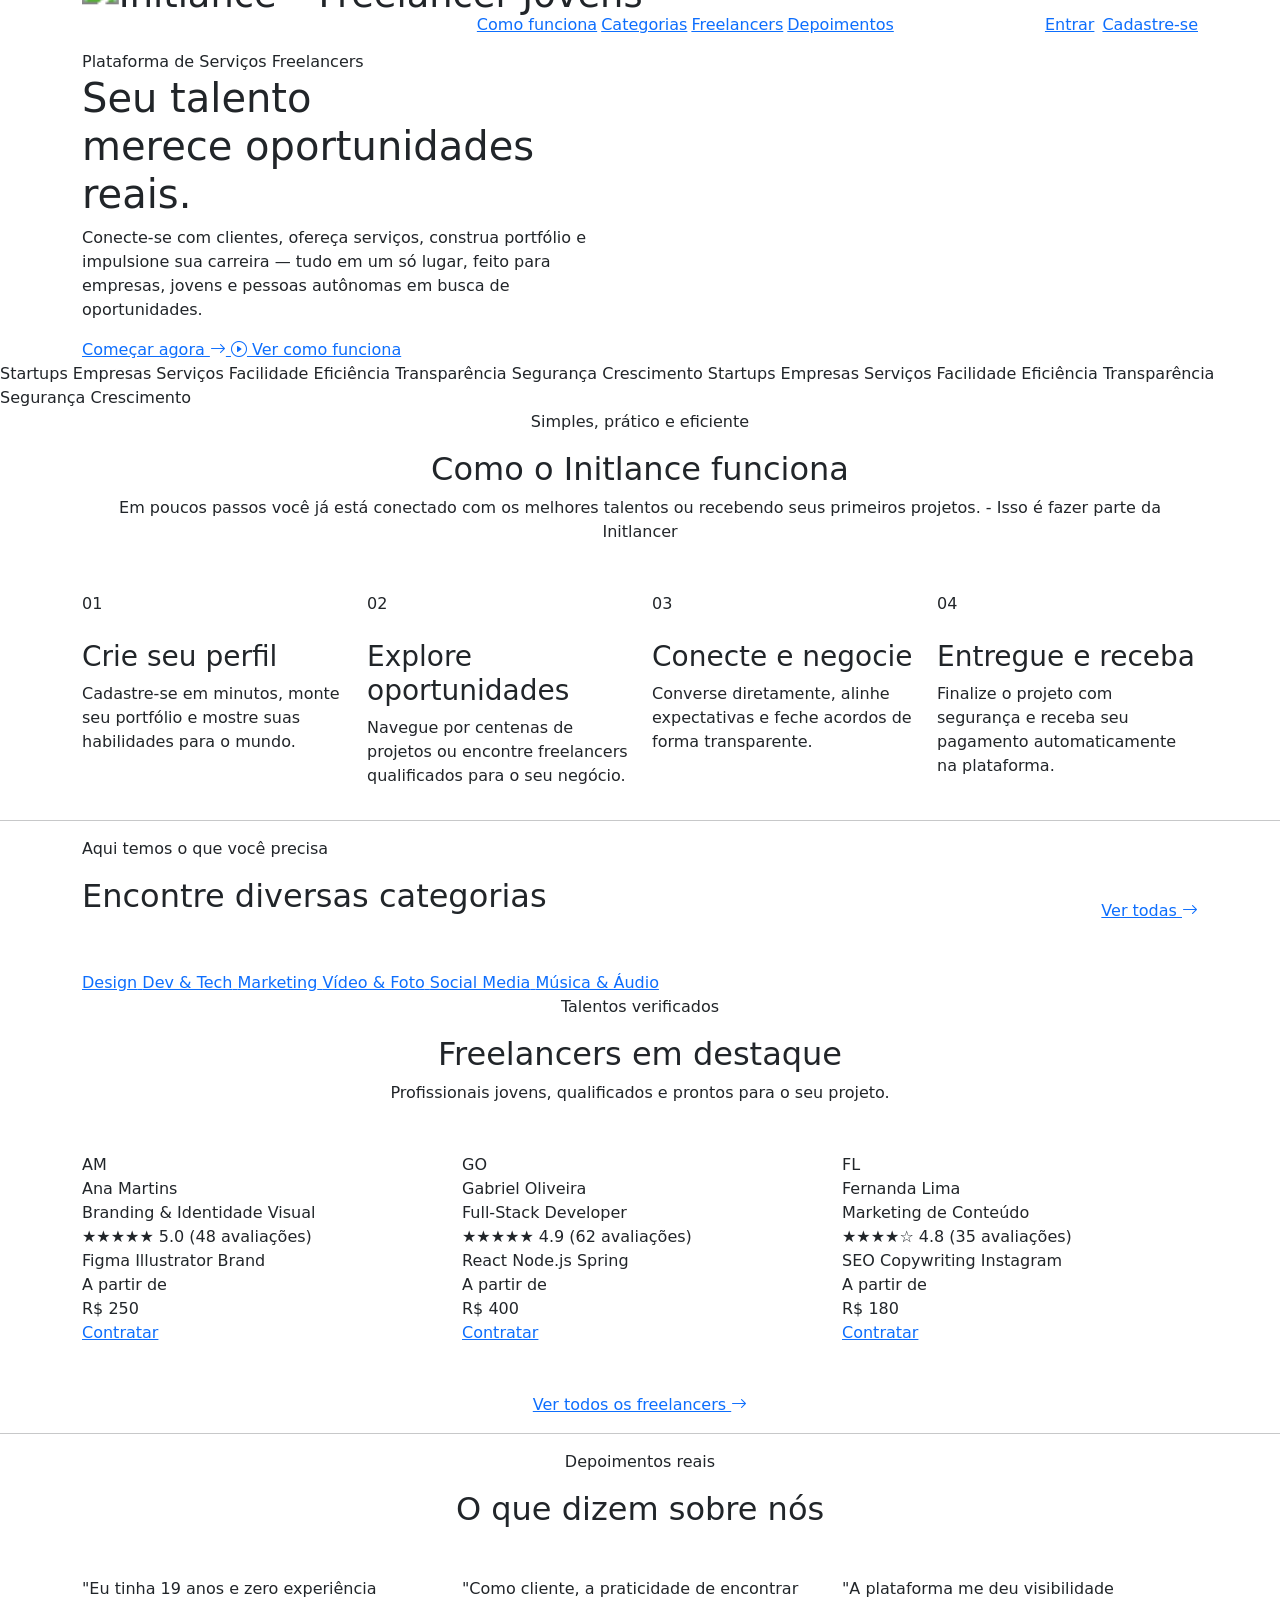
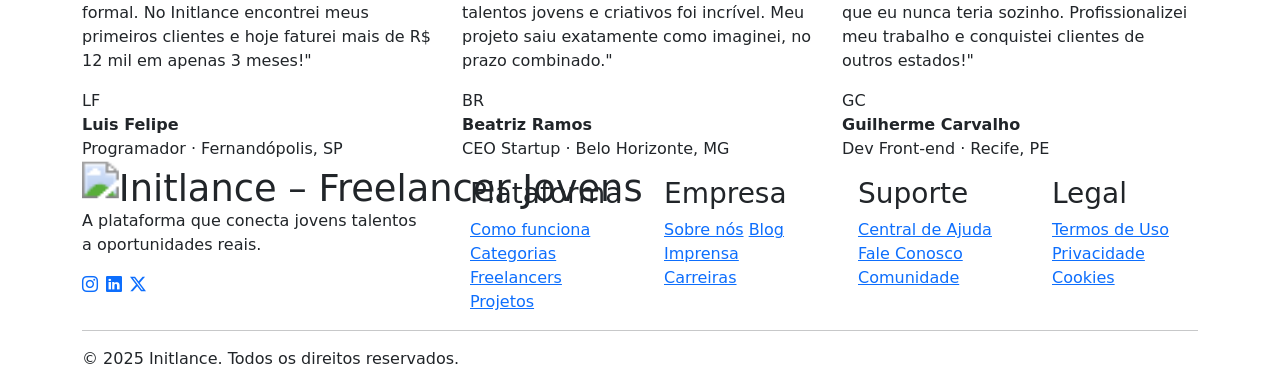
<file: src/main/resources/templates/index.html>
<!DOCTYPE html>
<html lang="pt-BR">

<head>
    <meta charset="UTF-8" />
    <meta name="viewport" content="width=device-width, initial-scale=1.0" />
    <meta name="description"
        content="Initlance — A plataforma de freelancers jovens. Conecte talentos, conquiste projetos e construa sua carreira." />
    <title>Initlance - home</title>

    <link href="https://cdn.jsdelivr.net/npm/bootstrap@5.3.2/dist/css/bootstrap.min.css" rel="stylesheet" />

    <link
        href="https://fonts.googleapis.com/css2?family=Syne:wght@400;600;700;800&family=DM+Sans:ital,opsz,wght@0,9..40,300;0,9..40,400;0,9..40,500;1,9..40,300&display=swap"
        rel="stylesheet" />

    <link rel="stylesheet" href="https://cdn.jsdelivr.net/npm/bootstrap-icons@1.11.3/font/bootstrap-icons.min.css" />

    <link rel="stylesheet" th:href="@{/CSS/base/variables.css}" />
    <link rel="stylesheet" th:href="@{/CSS/base/reset.css}" />
    <link rel="stylesheet" th:href="@{/CSS/base/typography.css}" />
    <link rel="stylesheet" th:href="@{/CSS/base/animations.css}" />
    <link rel="stylesheet" th:href="@{/CSS/components/blobs.css}" />
    <link rel="stylesheet" th:href="@{/CSS/components/navbar.css}" />
    <link rel="stylesheet" th:href="@{/CSS/components/buttons.css}" />
    <link rel="stylesheet" th:href="@{/CSS/components/cards.css}" />
    <link rel="stylesheet" th:href="@{/CSS/components/footer.css}" />
    <link rel="stylesheet" th:href="@{/CSS/pages/home.css}" />


    <link rel="icon" type="image/png" th:href="@{/IMG/favicon-16x16.png}" />
</head>

<body>


    <header>
        <nav class="navbar-initlance" aria-label="Navegação principal">
            <div class="container">
                <div class="d-flex align-items-center justify-content-between flex-wrap gap-3">

                    <a class="navbar-brand d-flex align-items-center" href="#" aria-label="Initlance – Página inicial">
                        <img th:src="@{/IMG/logoInitlanceSemfundo.png}" alt="Initlance – Freelancer Jovens"
                            style="height: 50px; width: auto; transform: scale(2.3); transform-origin: left center;" />
                    </a>

                    <nav class="d-none d-lg-flex align-items-center gap-1" aria-label="Links de navegação">
                        <a class="nav-link-custom" href="#como-funciona">Como funciona</a>
                        <a class="nav-link-custom" href="#categorias">Categorias</a>
                        <a class="nav-link-custom" href="#freelancers">Freelancers</a>
                        <a class="nav-link-custom" href="#depoimentos">Depoimentos</a>
                    </nav>

                    <div class="d-flex align-items-center gap-2">
                        <a th:href="@{/login/sing-up}" href="/login/sing-up"
                            class="btn-nav-entrar d-none d-sm-inline-flex">Entrar</a>
                        <a th:href="@{/login/cadastrar-como}" href="/login/cadastrar-como"
                            class="btn-nav-cadastro">Cadastre-se</a>
                    </div>

                </div>
            </div>
        </nav>
    </header>

    <main>


        <section class="hero" aria-labelledby="hero-heading">
            <div class="blob blob-1" aria-hidden="true"></div>
            <div class="blob blob-2" aria-hidden="true"></div>
            <div class="blob blob-3" aria-hidden="true"></div>

            <div class="container position-relative z-1">
                <div class="row align-items-center gy-1">

                    <!-- Texto -->
                    <div class="col-lg-6">
                        <div class="hero-badge" role="status">
                            <span class="dot" aria-hidden="true"></span>
                            Plataforma de Serviços Freelancers
                        </div>

                        <h1 class="hero-title" id="hero-heading">
                            Seu talento<br />
                            merece <span class="highlight">oportunidades</span><br />
                            reais.
                        </h1>

                        <p class="hero-subtitle">
                            Conecte-se com clientes, ofereça serviços, construa portfólio
                            e impulsione sua carreira — tudo em um só lugar, feito para empresas, jovens e pessoas
                            autônomas em busca de oportunidades.
                        </p>

                        <div class="hero-cta-group">
                            <a th:href="@{/login/entrar-como}" href="/login/entrar-como" class="btn-primary-grad">
                                Começar agora <i class="bi bi-arrow-right" aria-hidden="true"></i>
                            </a>
                            <a href="#como-funciona" class="btn-outline-grad">
                                <i class="bi bi-play-circle" aria-hidden="true"></i>
                                Ver como funciona
                            </a>
                        </div>

                    </div>

                </div>
        </section>

        <div class="logos-strip" aria-label="Empresas parceiras">
            <div class="logos-track" aria-hidden="true">
                <span class="logo-item">Startups</span>
                <span class="logo-item">Empresas</span>
                <span class="logo-item">Serviços</span>
                <span class="logo-item">Facilidade</span>
                <span class="logo-item">Eficiência</span>
                <span class="logo-item">Transparência</span>
                <span class="logo-item">Segurança</span>
                <span class="logo-item">Crescimento</span>
                <span class="logo-item">Startups</span>
                <span class="logo-item">Empresas</span>
                <span class="logo-item">Serviços</span>
                <span class="logo-item">Facilidade</span>
                <span class="logo-item">Eficiência</span>
                <span class="logo-item">Transparência</span>
                <span class="logo-item">Segurança</span>
                <span class="logo-item">Crescimento</span>

            </div>
        </div>


        <section class="how-section" id="como-funciona" aria-labelledby="how-heading">
            <div class="container">

                <div class="text-center mb-5">
                    <p class="section-label">Simples, prático e eficiente</p>
                    <h2 class="section-title" id="how-heading">
                        Como o Initlance <span class="clr-purple">funciona</span>
                    </h2>
                    <p class="section-subtitle mx-auto text-center">
                        Em poucos passos você já está conectado com os melhores talentos ou recebendo seus primeiros
                        projetos. - Isso é fazer parte da Initlancer
                    </p>
                </div>

                <div class="row g-4">
                    <div class="col-md-6 col-lg-3">
                        <article class="step-card">
                            <div class="step-number">01</div>
                            <div class="step-icon"><i class="bi bi-person-plus-fill text-white" aria-hidden="true"></i>
                            </div>
                            <h3 class="step-title">Crie seu perfil</h3>
                            <p class="step-desc">Cadastre-se em minutos, monte seu portfólio e mostre suas habilidades
                                para o mundo.</p>
                        </article>
                    </div>
                    <div class="col-md-6 col-lg-3">
                        <article class="step-card">
                            <div class="step-number">02</div>
                            <div class="step-icon"><i class="bi bi-search text-white" aria-hidden="true"></i></div>
                            <h3 class="step-title">Explore oportunidades</h3>
                            <p class="step-desc">Navegue por centenas de projetos ou encontre freelancers qualificados
                                para o seu negócio.</p>
                        </article>
                    </div>
                    <div class="col-md-6 col-lg-3">
                        <article class="step-card">
                            <div class="step-number">03</div>
                            <div class="step-icon"><i class="bi bi-chat-dots-fill text-white" aria-hidden="true"></i>
                            </div>
                            <h3 class="step-title">Conecte e negocie</h3>
                            <p class="step-desc">Converse diretamente, alinhe expectativas e feche acordos de forma
                                transparente.</p>
                        </article>
                    </div>
                    <div class="col-md-6 col-lg-3">
                        <article class="step-card">
                            <div class="step-number">04</div>
                            <div class="step-icon"><i class="bi bi-currency-dollar text-white" aria-hidden="true"></i>
                            </div>
                            <h3 class="step-title">Entregue e receba</h3>
                            <p class="step-desc">Finalize o projeto com segurança e receba seu pagamento automaticamente
                                na plataforma.</p>
                        </article>
                    </div>
                </div>

            </div>
        </section>

        <hr class="divider-grad" aria-hidden="true" />


        <section class="categories-section" id="categorias" aria-labelledby="cat-heading">
            <div class="container">

                <div class="d-flex flex-wrap align-items-end justify-content-between gap-3 mb-5">
                    <div>
                        <p class="section-label">Aqui temos o que você precisa</p>
                        <h2 class="section-title" id="cat-heading">Encontre diversas <span
                                class="clr-purple">categorias</span>
                        </h2>
                    </div>
                    <a href="#" class="btn-outline-grad btn-sm-custom">Ver todas <i class="bi bi-arrow-right"
                            aria-hidden="true"></i></a>
                </div>

                <div class="cat-grid">
                    <a href="#" class="cat-card">
                        <span class="cat-icon" role="img" aria-label="Design"></span>
                        <span class="cat-name">Design</span>

                    </a>
                    <a href="#" class="cat-card">
                        <span class="cat-icon" role="img" aria-label="Desenvolvimento"></span>
                        <span class="cat-name">Dev &amp; Tech</span>

                    </a>
                    <a href="#" class="cat-card">
                        <span class="cat-icon" role="img" aria-label="Marketing"></span>
                        <span class="cat-name">Marketing</span>

                    </a>
                    <a href="#" class="cat-card">
                        <span class="cat-icon" role="img" aria-label="Vídeo"></span>
                        <span class="cat-name">Vídeo &amp; Foto</span>

                    </a>
                    <a href="#" class="cat-card">
                        <span class="cat-icon" role="img" aria-label="Social Media"></span>
                        <span class="cat-name">Social Media</span>

                    </a>
                    <a href="#" class="cat-card">
                        <span class="cat-icon" role="img" aria-label="Música"></span>
                        <span class="cat-name">Música &amp; Áudio</span>

                    </a>
                </div>

            </div>
        </section>


        <section class="featured-section" id="freelancers" aria-labelledby="feat-heading">
            <div class="container">

                <div class="text-center mb-5">
                    <p class="section-label">Talentos verificados</p>
                    <h2 class="section-title" id="feat-heading">Freelancers em <span class="clr-purple">destaque</span>
                    </h2>
                    <p class="section-subtitle mx-auto text-center">Profissionais jovens, qualificados e prontos para o
                        seu projeto.</p>
                </div>

                <div class="row g-4">

                    <div class="col-md-6 col-lg-4">
                        <article class="freelancer-card">
                            <div class="card-cover">
                                <div class="card-avatar-wrap">
                                    <div class="card-avatar av-purple">AM</div>
                                </div>
                            </div>
                            <div class="card-body-custom">
                                <div class="card-name">Ana Martins</div>
                                <div class="card-role">Branding &amp; Identidade Visual</div>
                                <div class="card-stars">
                                    <span class="stars-fill" aria-hidden="true">★★★★★</span>
                                    <span>5.0 <span class="clr-muted">(48 avaliações)</span></span>
                                </div>
                                <div class="card-tags" aria-label="Habilidades">
                                    <span class="tag-pill">Figma</span>
                                    <span class="tag-pill">Illustrator</span>
                                    <span class="tag-pill">Brand</span>
                                </div>
                            </div>
                            <div class="card-footer-custom">
                                <div>
                                    <div class="price-label">A partir de</div>
                                    <div class="price-value">R$ 250</div>
                                </div>
                                <a href="#" class="btn-hire">Contratar</a>
                            </div>
                        </article>
                    </div>

                    <div class="col-md-6 col-lg-4">
                        <article class="freelancer-card">
                            <div class="card-cover alt">
                                <div class="card-avatar-wrap">
                                    <div class="card-avatar av-pink">GO</div>
                                </div>
                            </div>
                            <div class="card-body-custom">
                                <div class="card-name">Gabriel Oliveira</div>
                                <div class="card-role">Full-Stack Developer</div>
                                <div class="card-stars">
                                    <span class="stars-fill" aria-hidden="true">★★★★★</span>
                                    <span>4.9 <span class="clr-muted">(62 avaliações)</span></span>
                                </div>
                                <div class="card-tags" aria-label="Habilidades">
                                    <span class="tag-pill">React</span>
                                    <span class="tag-pill">Node.js</span>
                                    <span class="tag-pill">Spring</span>
                                </div>
                            </div>
                            <div class="card-footer-custom">
                                <div>
                                    <div class="price-label">A partir de</div>
                                    <div class="price-value">R$ 400</div>
                                </div>
                                <a href="#" class="btn-hire">Contratar</a>
                            </div>
                        </article>
                    </div>

                    <div class="col-md-6 col-lg-4">
                        <article class="freelancer-card">
                            <div class="card-cover alt2">
                                <div class="card-avatar-wrap">
                                    <div class="card-avatar av-blue">FL</div>
                                </div>
                            </div>
                            <div class="card-body-custom">
                                <div class="card-name">Fernanda Lima</div>
                                <div class="card-role">Marketing de Conteúdo</div>
                                <div class="card-stars">
                                    <span class="stars-fill" aria-hidden="true">★★★★☆</span>
                                    <span>4.8 <span class="clr-muted">(35 avaliações)</span></span>
                                </div>
                                <div class="card-tags" aria-label="Habilidades">
                                    <span class="tag-pill">SEO</span>
                                    <span class="tag-pill">Copywriting</span>
                                    <span class="tag-pill">Instagram</span>
                                </div>
                            </div>
                            <div class="card-footer-custom">
                                <div>
                                    <div class="price-label">A partir de</div>
                                    <div class="price-value">R$ 180</div>
                                </div>
                                <a href="#" class="btn-hire">Contratar</a>
                            </div>
                        </article>
                    </div>

                </div>

                <div class="text-center mt-5">
                    <a href="#" class="btn-outline-grad">Ver todos os freelancers <i class="bi bi-arrow-right"
                            aria-hidden="true"></i></a>
                </div>

            </div>
        </section>

        <hr class="divider-grad" aria-hidden="true" />

<!-- depoimentos -->
        <section class="testimonials-section" id="depoimentos" aria-labelledby="testi-heading">
            <div class="container">

                <div class="text-center mb-5">
                    <p class="section-label">Depoimentos reais</p>
                    <h2 class="section-title" id="testi-heading">O que dizem sobre<span class="clr-purple"> nós</span>
                    </h2>
                </div>

                <div class="row g-4">

                    <div class="col-md-6 col-lg-4">
                        <blockquote class="testi-card">
                            <p class="testi-text">
                                "Eu tinha 19 anos e zero experiência formal. No Initlance encontrei meus primeiros
                                clientes e hoje faturei mais de R$ 12 mil em apenas 3 meses!"
                            </p>
                            <footer class="testi-author">
                                <div class="avatar av-purple" aria-hidden="true">LF</div>
                                <div class="testi-author-info">
                                    <strong class="testi-name">Luis Felipe</strong>
                                    <div class="testi-role">Programador · Fernandópolis, SP</div>
                                </div>
                            </footer>
                        </blockquote>
                    </div>

                    <div class="col-md-6 col-lg-4">
                        <blockquote class="testi-card">
                            <p class="testi-text">
                                "Como cliente, a praticidade de encontrar talentos jovens e criativos foi incrível. Meu
                                projeto saiu exatamente como imaginei, no prazo combinado."
                            </p>
                            <footer class="testi-author">
                                <div class="avatar av-pink" aria-hidden="true">BR</div>
                                <div class="testi-author-info">
                                    <strong class="testi-name">Beatriz Ramos</strong>
                                    <div class="testi-role">CEO Startup · Belo Horizonte, MG</div>
                                </div>
                            </footer>
                        </blockquote>
                    </div>

                    <div class="col-md-6 col-lg-4">
                        <blockquote class="testi-card">
                            <p class="testi-text">
                                "A plataforma me deu visibilidade <br>que eu nunca teria sozinho. Profissionalizei meu
                                trabalho e conquistei clientes de outros estados!"
                            </p>
                            <footer class="testi-author">
                                <div class="avatar av-blue" aria-hidden="true">GC</div>
                                <div class="testi-author-info">
                                    <strong class="testi-name">Guilherme Carvalho</strong>
                                    <div class="testi-role">Dev Front-end · Recife, PE</div>
                                </div>
                            </footer>
                        </blockquote>
                    </div>

                </div>

            </div>
        </section>
    </main>
    <footer aria-labelledby="footer-heading">
        <h2 id="footer-heading" class="visually-hidden">Rodapé do site</h2>
        <div class="container">
            <div class="row g-5">

                <div class="col-lg-4">
                    <div class="footer-logo">
                        <img th:src="@{/IMG/logoInitlanceSemfundo.png}" alt="Initlance – Freelancer Jovens"
                            style="height: 50px; width: auto; transform: scale(2.3); transform-origin: left center;" />
                    </div>
                    <p class="footer-tagline mt-2">A plataforma que conecta jovens talentos a oportunidades reais.</p>
                    <div class="d-flex gap-2 mt-3">
                        <a href="https://www.instagram.com/initlance?igsh=MXZreDd6c2llYTM5ag==" class="social-btn"
                            aria-label="Instagram"><i class="bi bi-instagram" aria-hidden="true"></i></a>
                        <a href="#" class="social-btn" aria-label="LinkedIn"><i class="bi bi-linkedin"
                                aria-hidden="true"></i></a>
                        <a href="#" class="social-btn" aria-label="Twitter / X"><i class="bi bi-twitter-x"
                                aria-hidden="true"></i></a>
                    </div>
                </div>

                <div class="col-6 col-lg-2">
                    <h3 class="footer-heading">Plataforma</h3>
                    <nav aria-label="Links da plataforma">
                        <a href="#" class="footer-link">Como funciona</a>
                        <a href="#" class="footer-link">Categorias</a>
                        <a href="#" class="footer-link">Freelancers</a>
                        <a href="#" class="footer-link">Projetos</a>
                    </nav>
                </div>

                <div class="col-6 col-lg-2">
                    <h3 class="footer-heading">Empresa</h3>
                    <nav aria-label="Links da empresa">
                        <a href="#" class="footer-link">Sobre nós</a>
                        <a href="#" class="footer-link">Blog</a>
                        <a href="#" class="footer-link">Imprensa</a>
                        <a href="#" class="footer-link">Carreiras</a>
                    </nav>
                </div>

                <div class="col-6 col-lg-2">
                    <h3 class="footer-heading">Suporte</h3>
                    <nav aria-label="Links de suporte">
                        <a href="#" class="footer-link">Central de Ajuda</a>
                        <a href="#" class="footer-link">Fale Conosco</a>
                        <a href="#" class="footer-link">Comunidade</a>
                    </nav>
                </div>

                <div class="col-6 col-lg-2">
                    <h3 class="footer-heading">Legal</h3>
                    <nav aria-label="Links legais">
                        <a href="#" class="footer-link">Termos de Uso</a>
                        <a href="#" class="footer-link">Privacidade</a>
                        <a href="#" class="footer-link">Cookies</a>
                    </nav>
                </div>

            </div>

            <hr class="footer-divider" aria-hidden="true" />

            <div class="d-flex flex-wrap justify-content-between align-items-center gap-2">
                <p class="footer-copy">© 2025 Initlance. Todos os direitos reservados.</p>

            </div>
        </div>
    </footer>

    <!-- Bootstrap JS -->
    <script src="https://cdn.jsdelivr.net/npm/bootstrap@5.3.2/dist/js/bootstrap.bundle.min.js"></script>

    <!-- Scroll reveal -->
    <script>
        const observer = new IntersectionObserver((entries) => {
            entries.forEach(e => {
                if (e.isIntersecting) {
                    e.target.style.opacity = '1';
                    e.target.style.transform = 'translateY(0)';
                }
            });
        }, { threshold: 0.1 });

        document.querySelectorAll('.step-card, .freelancer-card, .testi-card, .cat-card').forEach(el => {
            el.style.opacity = '0';
            el.style.transform = 'translateY(20px)';
            el.style.transition = 'opacity .5s ease, transform .5s ease';
            observer.observe(el);
        });
    </script>

</body>

</html>
</file>
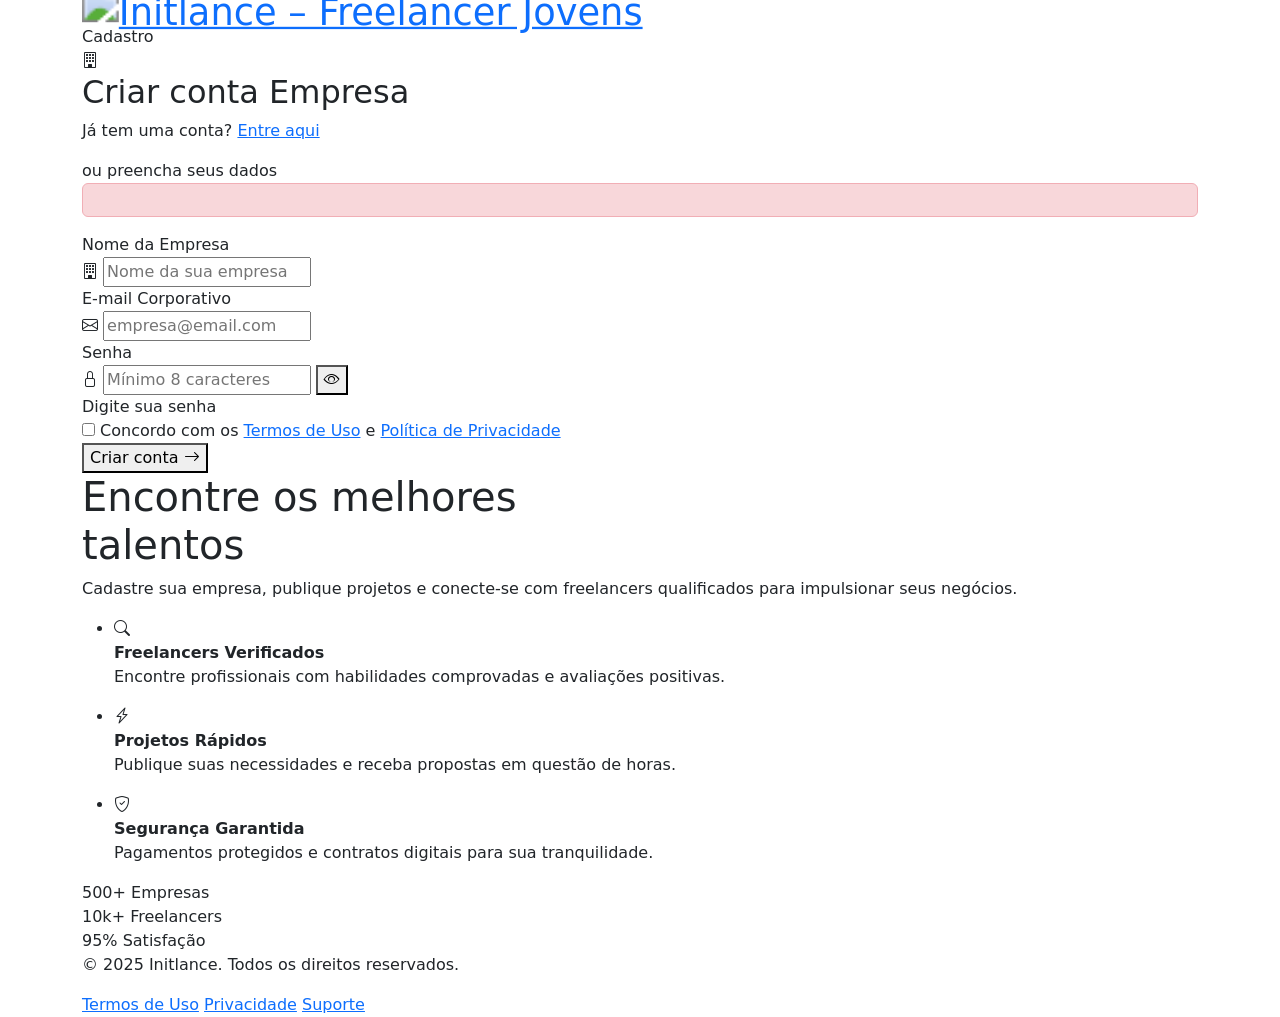
<file: src/main/resources/templates/empresas/formularioCadastroEmpresa.html>
<!DOCTYPE html>
<html lang="pt-BR">

<head>
    <meta charset="UTF-8" />
    <meta name="viewport" content="width=device-width, initial-scale=1.0" />
    <meta name="description" content="Initlance — Crie sua conta como Empresa e encontre os melhores freelancers." />
    <title>Cadastro Empresa · Initlance</title>

    <link href="https://cdn.jsdelivr.net/npm/bootstrap@5.3.8/dist/css/bootstrap.min.css" rel="stylesheet"
        integrity="sha384-sRIl4kxILFvY47J16cr9ZwB07vP4J8+LH7qKQnuqkuIAvNWLzeN8tE5YBujZqJLB" crossorigin="anonymous" />

    <link
        href="https://fonts.googleapis.com/css2?family=Syne:wght@400;600;700;800&family=DM+Sans:ital,opsz,wght@0,9..40,300;0,9..40,400;0,9..40,500;1,9..40,300&display=swap"
        rel="stylesheet" />

    <link rel="stylesheet" href="https://cdn.jsdelivr.net/npm/bootstrap-icons@1.11.3/font/bootstrap-icons.min.css" />
    <link rel="stylesheet" th:href="@{/CSS/base/variables.css}" />
    <link rel="stylesheet" th:href="@{/CSS/base/reset.css}" />
    <link rel="stylesheet" th:href="@{/CSS/base/typography.css}" />
    <link rel="stylesheet" th:href="@{/CSS/base/animations.css}" />
    <link rel="stylesheet" th:href="@{/CSS/components/blobs.css}" />
    <link rel="stylesheet" th:href="@{/CSS/components/navbar.css}" />
    <link rel="stylesheet" th:href="@{/CSS/components/buttons.css}" />
    <link rel="stylesheet" th:href="@{/CSS/components/forms.css}" />
    <link rel="stylesheet" th:href="@{/CSS/components/footer.css}" />
    <link rel="stylesheet" th:href="@{/CSS/pages/cadastro.css}" />
</head>

<body>

    <!-- Blobs decorativos -->
    <div class="blob blob-1" aria-hidden="true"></div>
    <div class="blob blob-2" aria-hidden="true"></div>
    <div class="blob blob-3" aria-hidden="true"></div>

    <header class="login-header">
        <div class="container">
            <a th:href="@{/initlance}" href="/" class="header-logo" aria-label="Voltar para a página inicial">
                <img th:src="@{/IMG/logoInitlanceSemfundo.png}" alt="Initlance – Freelancer Jovens"
                    style="height: 50px; width: auto; transform: scale(2.3); transform-origin: left center;" />
            </a>

            <div class="step-indicator" aria-label="Etapa 1 de 1">
                <span class="step-dot step-dot--active" aria-hidden="true"></span>
                <span class="step-label">Cadastro</span>
            </div>
        </div>
    </header>

    <main class="login-main" id="main-content">
        <div class="container">
            <div class="login-grid">

                <!-- formulário -->
                <section class="login-form-section" aria-labelledby="cadastro-heading">

                    <div class="form-card">

                        <!-- Faixa top -->
                        <div class="form-card-header">
                            <div class="form-title-row">
                                <div class="form-title-icon" aria-hidden="true">
                                    <i class="bi bi-building"></i>
                                </div>
                                <div>
                                    <h2 class="form-title" id="cadastro-heading">Criar conta Empresa</h2>
                                    <p class="form-subtitle">
                                        Já tem uma conta?
                                        <a th:href="@{/login/sing-up}" href="/login/sing-up" class="link-purple">Entre aqui</a>
                                    </p>
                                </div>
                            </div>
                        </div>

                        <div class="divider-or" role="separator" aria-label="ou">
                            <span>ou preencha seus dados</span>
                        </div>

                        <div th:if="${erro}" class="alert alert-danger" role="alert" th:text="${erro}"></div>

                        <!-- Formulário -->
                        <form th:action="@{/empresas/salvar}" method="POST" novalidate th:object="${empresa}"
                            aria-label="Formulário de cadastro empresa">

                            <input type="hidden" th:name="${_csrf.parameterName}" th:value="${_csrf.token}" />
                            <input type="hidden" th:field="*{idUsuario}" />

                            <!-- Nome da Empresa -->
                            <div class="field-group">
                                <label for="nome" class="field-label">Nome da Empresa</label>
                                <div class="input-wrap">
                                    <span class="input-icon" aria-hidden="true"><i class="bi bi-building"></i></span>
                                    <input type="text" class="field-input" id="nome" name="nome"
                                        placeholder="Nome da sua empresa" autocomplete="organization" th:field="*{nome}" required />
                                </div>
                            </div>

                            <!-- E-mail -->
                            <div class="field-group">
                                <label for="email" class="field-label">E-mail Corporativo</label>
                                <div class="input-wrap">
                                    <span class="input-icon" aria-hidden="true"><i class="bi bi-envelope"></i></span>
                                    <input type="email" class="field-input" id="email" name="email"
                                        placeholder="empresa@email.com" autocomplete="email" th:field="*{email}" required />
                                </div>
                            </div>

                            <!-- Senha -->
                            <div class="field-group">
                                <label for="senha" class="field-label">Senha</label>
                                <div class="input-wrap">
                                    <span class="input-icon" aria-hidden="true"><i class="bi bi-lock"></i></span>
                                    <input type="password" class="field-input" id="senha" name="senha"
                                        placeholder="Mínimo 8 caracteres" autocomplete="new-password"  th:field="*{senha}" required />
                                    <button type="button" class="btn-toggle-pass" aria-label="Mostrar ou ocultar senha"
                                        id="togglePass">
                                        <i class="bi bi-eye" aria-hidden="true" id="eyeIcon"></i>
                                    </button>
                                </div>
                                <!-- Barra de força de senha -->
                                <div class="password-strength" aria-label="Força da senha">
                                    <div class="strength-bars">
                                        <span class="bar" id="bar1"></span>
                                        <span class="bar" id="bar2"></span>
                                        <span class="bar" id="bar3"></span>
                                        <span class="bar" id="bar4"></span>
                                    </div>
                                    <span class="strength-label" id="strengthLabel">Digite sua senha</span>
                                </div>
                            </div>

                            <!-- Termos -->
                            <div class="remember-row">
                                <label class="checkbox-label">
                                    <input type="checkbox" name="termos" id="termos" required />
                                    <span class="checkbox-custom" aria-hidden="true"></span>
                                    Concordo com os
                                    <a href="#" class="link-purple">Termos de Uso</a> e
                                    <a href="#" class="link-purple">Política de Privacidade</a>
                                </label>
                            </div>

                            <!-- Submit -->
                            <button type="submit" class="btn-submit">
                                Criar conta
                                <i class="bi bi-arrow-right" aria-hidden="true"></i>
                            </button>

                        </form>

                    </div>

                </section>

                <aside class="login-aside" aria-label="Benefícios para empresas">

                    <h1 class="aside-title">
                        Encontre os melhores<br /><span class="highlight">talentos</span>
                    </h1>

                    <p class="aside-subtitle">
                        Cadastre sua empresa, publique projetos e conecte-se com freelancers qualificados para impulsionar seus negócios.
                    </p>

                    <ul class="benefits-list" aria-label="Benefícios">
                        <li class="benefit-item">
                            <span class="benefit-icon" aria-hidden="true"><i class="bi bi-search"></i></span>
                            <div>
                                <strong>Freelancers Verificados</strong>
                                <p>Encontre profissionais com habilidades comprovadas e avaliações positivas.</p>
                            </div>
                        </li>
                        <li class="benefit-item">
                            <span class="benefit-icon" aria-hidden="true"><i class="bi bi-lightning-charge"></i></span>
                            <div>
                                <strong>Projetos Rápidos</strong>
                                <p>Publique suas necessidades e receba propostas em questão de horas.</p>
                            </div>
                        </li>
                        <li class="benefit-item">
                            <span class="benefit-icon" aria-hidden="true"><i class="bi bi-shield-check"></i></span>
                            <div>
                                <strong>Segurança Garantida</strong>
                                <p>Pagamentos protegidos e contratos digitais para sua tranquilidade.</p>
                            </div>
                        </li>
                    </ul>

                    <div class="aside-social-proof">
                        <div class="sp-item">
                            <span class="sp-num">500+</span>
                            <span class="sp-lbl">Empresas</span>
                        </div>
                        <span class="sp-divider"></span>
                        <div class="sp-item">
                            <span class="sp-num">10k+</span>
                            <span class="sp-lbl">Freelancers</span>
                        </div>
                        <span class="sp-divider"></span>
                        <div class="sp-item">
                            <span class="sp-num">95%</span>
                            <span class="sp-lbl">Satisfação</span>
                        </div>
                    </div>

                </aside>

            </div>
        </div>
    </main>

    <footer class="login-footer">
        <div class="container">
            <p class="footer-copy">© 2025 Initlance. Todos os direitos reservados.</p>
            <nav aria-label="Links legais">
                <a href="#" class="footer-link">Termos de Uso</a>
                <a href="#" class="footer-link">Privacidade</a>
                <a href="#" class="footer-link">Suporte</a>
            </nav>
        </div>
    </footer>

    <script src="https://cdn.jsdelivr.net/npm/bootstrap@5.3.8/dist/js/bootstrap.bundle.min.js"></script>
    <script th:src="@{/js/password-strength.js}"></script>

</body>

</html>
</file>
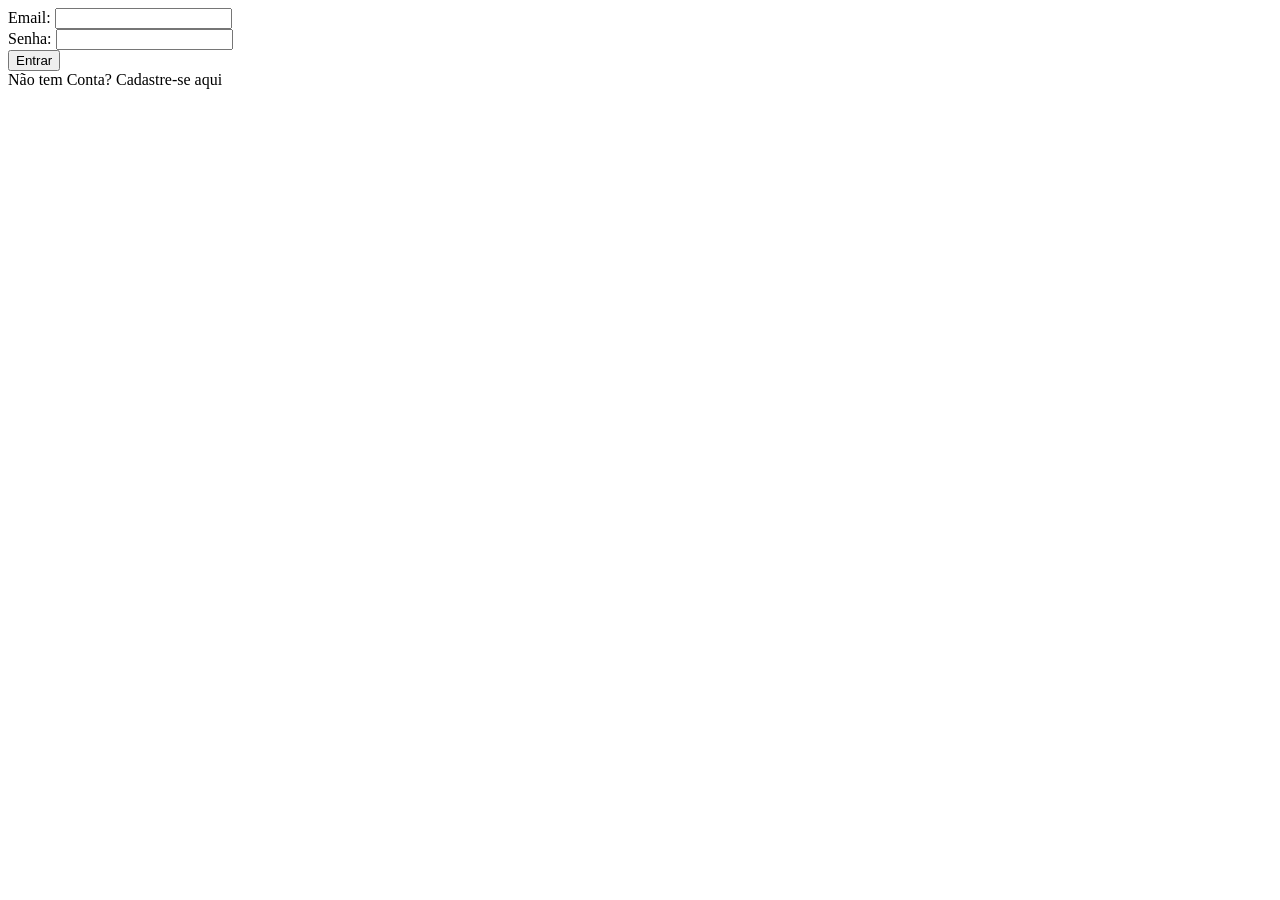
<file: src/main/resources/templates/empresas/formularioLoginEmpresa.html>
<!DOCTYPE html>
<html lang="pt">
<head>
    <meta charset="UTF-8">
    <meta name="viewport" content="width=device-width, initial-scale=1.0">
    <title>Formulário de Login - Empresa</title>
</head>
<body>
    <form action="/login" method="post">
        <input type="hidden" th:name="${_csrf.parameterName}" th:value="${_csrf.token}">
        <input type="hidden" name="tipo" value="empresa">
        <label for="email">Email:</label>
        <input type="email" id="email" name="email" required>
        <br>
        <label for="senha">Senha:</label>
        <input type="password" id="senha" name="senha" required>
        <br>
        <button type="submit">Entrar</button>
    </form>

    <a th:href="@{/empresas/cadastrar}">Não tem Conta? Cadastre-se aqui</a>
</body>
</html>
</file>
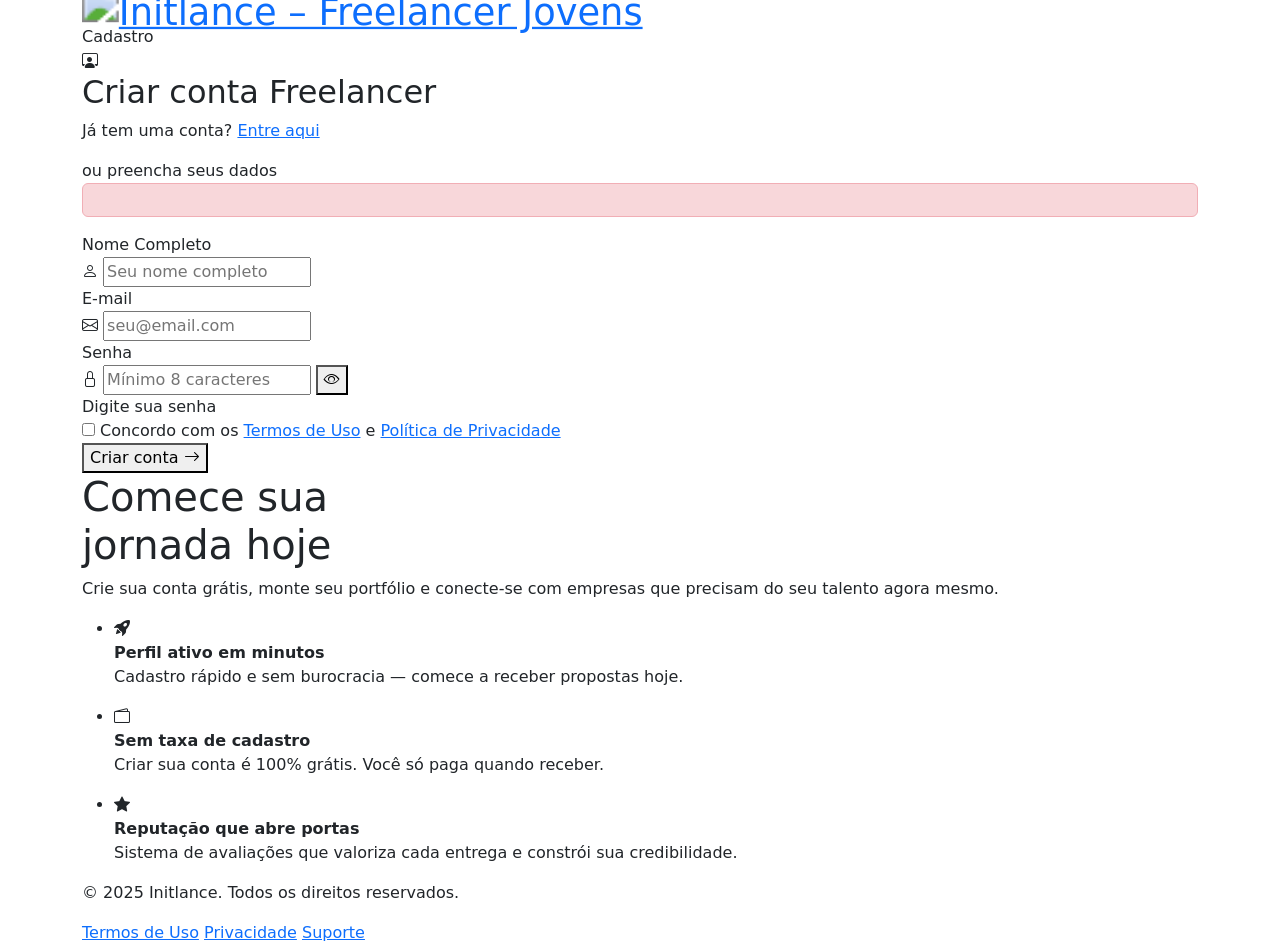
<file: src/main/resources/templates/freelancers/formularioCadastroFreelancer.html>
<!DOCTYPE html>
<html lang="pt-BR">

<head>
    <meta charset="UTF-8" />
    <meta name="viewport" content="width=device-width, initial-scale=1.0" />
    <meta name="description" content="Initlance — Crie sua conta como Freelancer e comece sua jornada." />
    <title>Cadastro Freelancer · Initlance</title>


    <link href="https://cdn.jsdelivr.net/npm/bootstrap@5.3.8/dist/css/bootstrap.min.css" rel="stylesheet"
        integrity="sha384-sRIl4kxILFvY47J16cr9ZwB07vP4J8+LH7qKQnuqkuIAvNWLzeN8tE5YBujZqJLB" crossorigin="anonymous" />

    <link
        href="https://fonts.googleapis.com/css2?family=Syne:wght@400;600;700;800&family=DM+Sans:ital,opsz,wght@0,9..40,300;0,9..40,400;0,9..40,500;1,9..40,300&display=swap"
        rel="stylesheet" />
    <link rel="stylesheet" href="https://cdn.jsdelivr.net/npm/bootstrap-icons@1.11.3/font/bootstrap-icons.min.css" />
    <link rel="stylesheet" th:href="@{/CSS/base/variables.css}" />
    <link rel="stylesheet" th:href="@{/CSS/base/reset.css}" />
    <link rel="stylesheet" th:href="@{/CSS/base/typography.css}" />
    <link rel="stylesheet" th:href="@{/CSS/base/animations.css}" />
    <link rel="stylesheet" th:href="@{/CSS/components/blobs.css}" />
    <link rel="stylesheet" th:href="@{/CSS/components/navbar.css}" />
    <link rel="stylesheet" th:href="@{/CSS/components/buttons.css}" />
    <link rel="stylesheet" th:href="@{/CSS/components/forms.css}" />
    <link rel="stylesheet" th:href="@{/CSS/components/footer.css}" />
    <link rel="stylesheet" th:href="@{/CSS/pages/cadastro.css}" />
</head>

<body>

    <div class="blob blob-1" aria-hidden="true"></div>
    <div class="blob blob-2" aria-hidden="true"></div>
    <div class="blob blob-3" aria-hidden="true"></div>

    <header class="login-header">
        <div class="container">
            <a th:href="@{/initlance}" href="/" class="header-logo" aria-label="Voltar para a página inicial">
                <img th:src="@{/IMG/logoInitlanceSemfundo.png}" alt="Initlance – Freelancer Jovens"
                    style="height: 50px; width: auto; transform: scale(2.3); transform-origin: left center;" />
            </a>

            <div class="step-indicator" aria-label="Etapa 1 de 1">
                <span class="step-dot step-dot--active" aria-hidden="true"></span>
                <span class="step-label">Cadastro</span>
            </div>
        </div>
    </header>

    <main class="login-main" id="main-content">
        <div class="container">
            <div class="login-grid">

                <!-- fomulario -->
                <section class="login-form-section" aria-labelledby="cadastro-heading">

                    <div class="form-card">

                        <!-- Faixa top -->
                        <div class="form-card-header">
                            <div class="form-title-row">
                                <div class="form-title-icon" aria-hidden="true">
                                    <i class="bi bi-person-workspace"></i>
                                </div>
                                <div>
                                    <h2 class="form-title" id="cadastro-heading">Criar conta Freelancer</h2>
                                    <p class="form-subtitle">
                                        Já tem uma conta?
                                        <a th:href="@{/login/sing-up}" href="/login/sing-up" class="link-purple">Entre aqui</a>
                                    </p>
                                </div>
                            </div>
                        </div>

                        <div class="divider-or" role="separator" aria-label="ou">
                            <span>ou preencha seus dados</span>
                        </div>

                        <div th:if="${erro}" class="alert alert-danger" role="alert" th:text="${erro}"></div>

                        <!-- Formulário -->
                        <form th:action="@{/freelancers/salvar}" method="post" novalidate th:object="${usuario}"
                            aria-label="Formulário de cadastro freelancer">

                            <input type="hidden" th:name="${_csrf.parameterName}" th:value="${_csrf.token}" />

                            <!-- Nome Completo -->
                            <div class="field-group">
                                <label for="nome" class="field-label">Nome Completo</label>
                                <div class="input-wrap">
                                    <span class="input-icon" aria-hidden="true"><i class="bi bi-person"></i></span>
                                    <input type="text" class="field-input" id="nome" name="nome"
                                        placeholder="Seu nome completo" autocomplete="name"  th:field="*{nome}" required />
                                </div>
                            </div>

                            <!-- E-mail -->
                            <div class="field-group">
                                <label for="email" class="field-label">E-mail</label>
                                <div class="input-wrap">
                                    <span class="input-icon" aria-hidden="true"><i class="bi bi-envelope"></i></span>
                                    <input type="email" class="field-input" id="email" name="email"
                                        placeholder="seu@email.com" autocomplete="email" th:field="*{email}" required />
                                </div>
                            </div>

                            <!-- Senha -->
                            <div class="field-group">
                                <label for="senha" class="field-label">Senha</label>
                                <div class="input-wrap">
                                    <span class="input-icon" aria-hidden="true"><i class="bi bi-lock"></i></span>
                                    <input type="password" class="field-input" id="senha" name="senha"
                                        placeholder="Mínimo 8 caracteres" autocomplete="new-password" th:field="*{senha}" required />
                                    <button type="button" class="btn-toggle-pass" aria-label="Mostrar ou ocultar senha"
                                        id="togglePass">
                                        <i class="bi bi-eye" aria-hidden="true" id="eyeIcon"></i>
                                    </button>
                                </div>
                                <!-- Barra de força de senha -->
                                <div class="password-strength" aria-label="Força da senha">
                                    <div class="strength-bars">
                                        <span class="bar" id="bar1"></span>
                                        <span class="bar" id="bar2"></span>
                                        <span class="bar" id="bar3"></span>
                                        <span class="bar" id="bar4"></span>
                                    </div>
                                    <span class="strength-label" id="strengthLabel">Digite sua senha</span>
                                </div>
                            </div>

                            <!-- Termos -->
                            <div class="remember-row">
                                <label class="checkbox-label">
                                    <input type="checkbox" name="termos" id="termos" required />
                                    <span class="checkbox-custom" aria-hidden="true"></span>
                                    Concordo com os
                                    <a href="#" class="link-purple">Termos de Uso</a> e
                                    <a href="#" class="link-purple">Política de Privacidade</a>
                                </label>
                            </div>

                            <!-- Submit -->
                            <button type="submit" class="btn-submit">
                                Criar conta
                                <i class="bi bi-arrow-right" aria-hidden="true"></i>
                            </button>

                        </form>

                    </div>

                </section>

                <aside class="login-aside" aria-label="Benefícios para freelancers">

                    <h1 class="aside-title">
                        Comece sua<br /><span class="highlight">jornada hoje</span>
                    </h1>

                    <p class="aside-subtitle">
                        Crie sua conta grátis, monte seu portfólio e conecte-se com empresas que precisam do seu talento
                        agora mesmo.
                    </p>

                    <ul class="benefits-list" aria-label="Benefícios">
                        <li class="benefit-item">
                            <span class="benefit-icon" aria-hidden="true"><i class="bi bi-rocket-takeoff-fill"></i></span>
                            <div>
                                <strong>Perfil ativo em minutos</strong>
                                <p>Cadastro rápido e sem burocracia — comece a receber propostas hoje.</p>
                            </div>
                        </li>
                        <li class="benefit-item">
                            <span class="benefit-icon" aria-hidden="true"><i class="bi bi-wallet2"></i></span>
                            <div>
                                <strong>Sem taxa de cadastro</strong>
                                <p>Criar sua conta é 100% grátis. Você só paga quando receber.</p>
                            </div>
                        </li>
                        <li class="benefit-item">
                            <span class="benefit-icon" aria-hidden="true"><i class="bi bi-star-fill"></i></span>
                            <div>
                                <strong>Reputação que abre portas</strong>
                                <p>Sistema de avaliações que valoriza cada entrega e constrói sua credibilidade.</p>
                            </div>
                        </li>
                    </ul>

                </aside>

            </div>
        </div>
    </main>

    <!-- ══════════ FOOTER MÍNIMO ══════════ -->
    <footer class="login-footer">
        <div class="container">
            <p class="footer-copy">© 2025 Initlance. Todos os direitos reservados.</p>
            <nav aria-label="Links legais">
                <a href="#" class="footer-link">Termos de Uso</a>
                <a href="#" class="footer-link">Privacidade</a>
                <a href="#" class="footer-link">Suporte</a>
            </nav>
        </div>
    </footer>

    <!-- Bootstrap JS -->
    <script src="https://cdn.jsdelivr.net/npm/bootstrap@5.3.8/dist/js/bootstrap.bundle.min.js"></script>

    <script>
        /* Toggle senha */
        const togglePass = document.getElementById('togglePass');
        const senhaInput = document.getElementById('senha');
        const eyeIcon = document.getElementById('eyeIcon');

        togglePass.addEventListener('click', () => {
            const isPass = senhaInput.type === 'password';
            senhaInput.type = isPass ? 'text' : 'password';
            eyeIcon.className = isPass ? 'bi bi-eye-slash' : 'bi bi-eye';
        });

        /* Força da senha */
        const bars = [
            document.getElementById('bar1'),
            document.getElementById('bar2'),
            document.getElementById('bar3'),
            document.getElementById('bar4'),
        ];
        const strengthLabel = document.getElementById('strengthLabel');

        senhaInput.addEventListener('input', () => {
            const val = senhaInput.value;
            let score = 0;
            if (val.length >= 8) score++;
            if (/[A-Z]/.test(val)) score++;
            if (/[0-9]/.test(val)) score++;
            if (/[^A-Za-z0-9]/.test(val)) score++;

            const labels = ['', 'Fraca', 'Razoável', 'Boa', 'Forte'];
            const colors = ['', '#ef4444', '#f97316', '#eab308', '#22c55e'];

            bars.forEach((b, i) => {
                b.style.background = i < score ? colors[score] : 'rgba(255,255,255,.07)';
            });

            strengthLabel.textContent = val.length === 0 ? 'Digite sua senha' : labels[score];
            strengthLabel.style.color = val.length === 0 ? 'var(--clr-muted)' : colors[score];
        });
    </script>

</body>

</html>
</file>
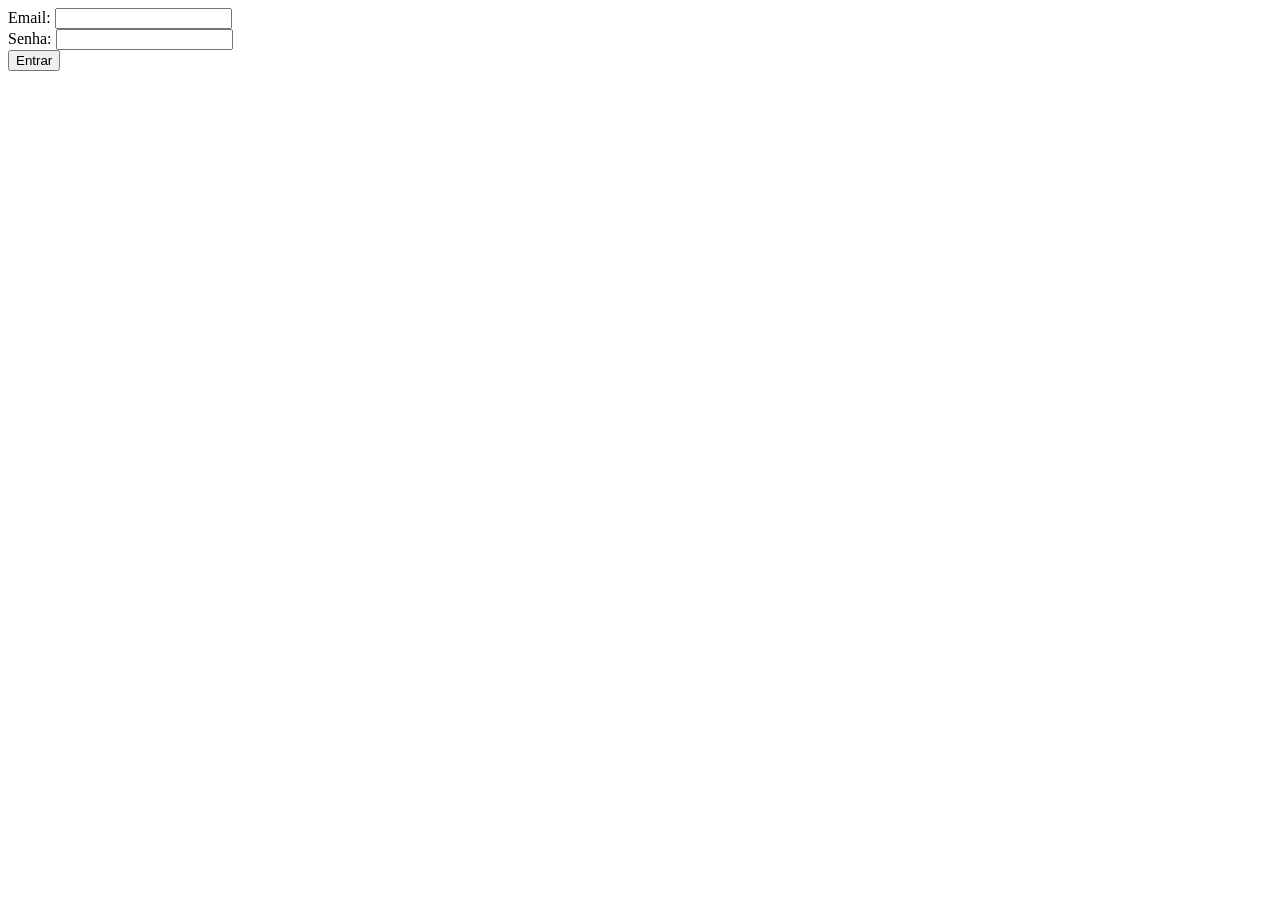
<file: src/main/resources/templates/freelancers/formularioLoginFreelancer.html>
<!DOCTYPE html>
<html lang="pt">
<head>
    <meta charset="UTF-8">
    <meta name="viewport" content="width=device-width, initial-scale=1.0">
    <title>Formulário de Login - Freelancer</title>
</head>
<body>
    <form action="/login" method="post">

        <input type="hidden" th:name="${_csrf.parameterName}" th:value="${_csrf.token}">
        <input type="hidden" name="tipo" value="freelancer">
        <label for="email">Email:</label>
        <input type="email" id="email" name="email" required>
        <br>
        <label for="senha">Senha:</label>
        <input type="password" id="senha" name="senha" required>
        <br>
        <button type="submit">Entrar</button>
    </form>


</body>
</html>
</file>
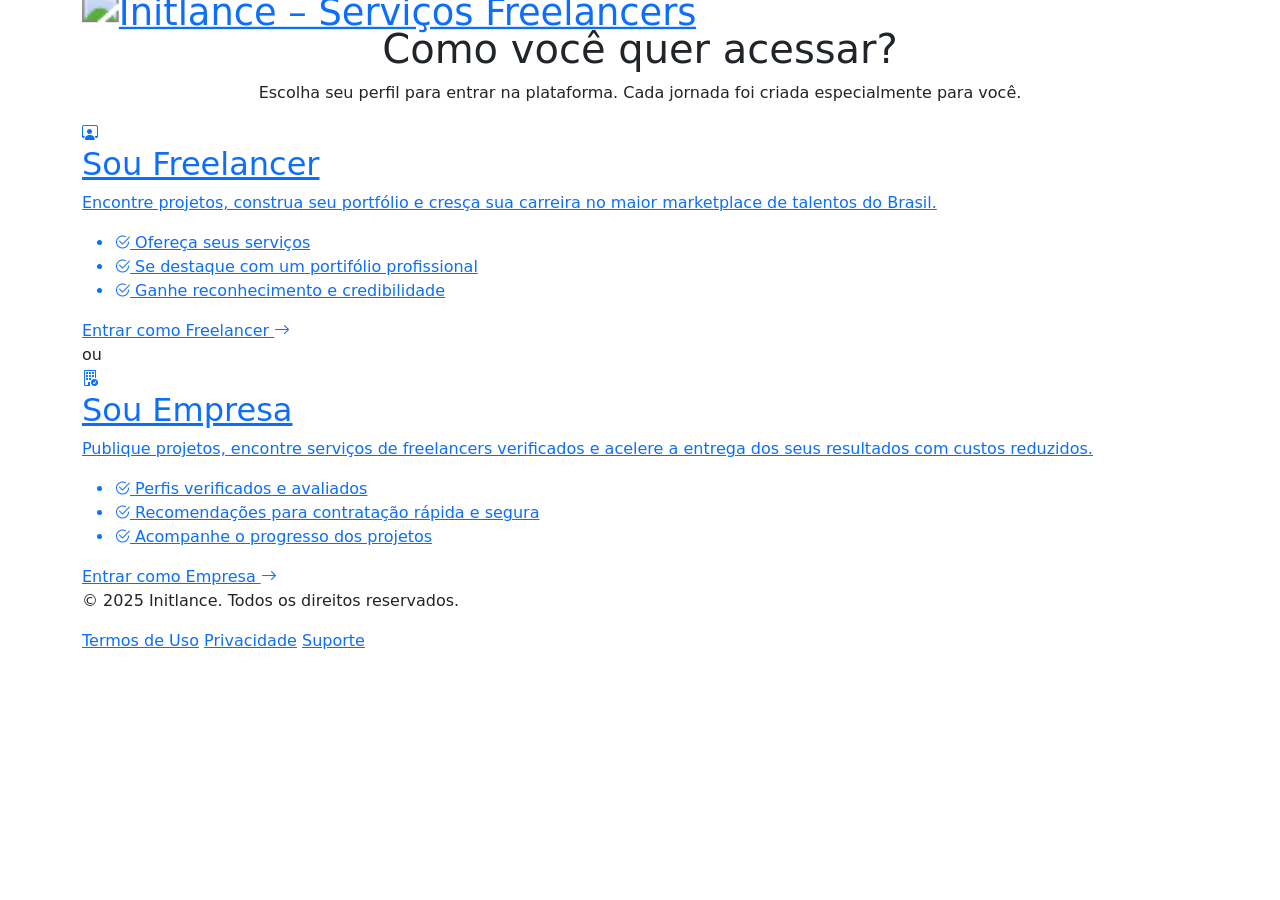
<file: src/main/resources/templates/usuarios/cadastrar-como.html>
<!DOCTYPE html>
<html lang="pt-BR">

<head>
    <meta charset="UTF-8" />
    <meta name="viewport" content="width=device-width, initial-scale=1.0" />
    <meta name="description" content="Initlance — Escolha como deseja acessar a plataforma." />
    <title>Entrar Como · Initlance</title>


    <link href="https://cdn.jsdelivr.net/npm/bootstrap@5.3.8/dist/css/bootstrap.min.css" rel="stylesheet"
        integrity="sha384-sRIl4kxILFvY47J16cr9ZwB07vP4J8+LH7qKQnuqkuIAvNWLzeN8tE5YBujZqJLB" crossorigin="anonymous" />

    <link
        href="https://fonts.googleapis.com/css2?family=Syne:wght@400;600;700;800&family=DM+Sans:ital,opsz,wght@0,9..40,300;0,9..40,400;0,9..40,500;1,9..40,300&display=swap"
        rel="stylesheet" />

    <link rel="stylesheet" href="https://cdn.jsdelivr.net/npm/bootstrap-icons@1.11.3/font/bootstrap-icons.min.css" />
    <link rel="stylesheet" th:href="@{/CSS/base/variables.css}" />
    <link rel="stylesheet" th:href="@{/CSS/base/reset.css}" />
    <link rel="stylesheet" th:href="@{/CSS/base/typography.css}" />
    <link rel="stylesheet" th:href="@{/CSS/base/animations.css}" />
    <link rel="stylesheet" th:href="@{/CSS/components/blobs.css}" />
    <link rel="stylesheet" th:href="@{/CSS/components/navbar.css}" />
    <link rel="stylesheet" th:href="@{/CSS/components/cards.css}" />
    <link rel="stylesheet" th:href="@{/CSS/components/footer.css}" />
    <link rel="stylesheet" th:href="@{/CSS/pages/entrar-como.css}" />
</head>

<body>

    <!-- Blobs decorativos -->
    <div class="blob blob-1" aria-hidden="true"></div>
    <div class="blob blob-2" aria-hidden="true"></div>
    <div class="blob blob-3" aria-hidden="true"></div>

    <!-- ══════════ HEADER MÍNIMO ══════════ -->
    <header class="login-header">
        <div class="container">
            <a th:href="@{/initlance}" href="/" class="header-logo" aria-label="Voltar para a página inicial">
                <img th:src="@{/IMG/logoInitlanceSemfundo.png}" alt="Initlance – Serviços Freelancers"
                    style="height: 50px; width: auto; transform: scale(2.3); transform-origin: left center;" />
            </a>
        </div>
    </header>

    <main class="entrar-como-main" id="main-content">
        <div class="container">

            <!-- Topo centralizado -->
            <div class="ec-header text-center">
                <h1 class="ec-title">Como você quer <span class="highlight">acessar?</span></h1>
                <p class="ec-subtitle">
                    Escolha seu perfil para entrar na plataforma. Cada jornada foi criada especialmente para você.
                </p>
            </div>

            <div class="ec-cards-grid" role="list">

                <a th:href="@{/freelancers/cadastrar}" href="/freelancers/cadastrar"
                    class="ec-card ec-card--freelancer" role="listitem" aria-label="Cadastrar como Freelancer">

                    <div class="ec-card__glow" aria-hidden="true"></div>

                    <div class="ec-card__icon-wrap" aria-hidden="true">
                        <i class="bi bi-person-workspace"></i>
                    </div>

                    <h2 class="ec-card__title">Sou Freelancer</h2>
                    <p class="ec-card__desc">
                        Encontre projetos, construa seu portfólio e cresça sua carreira no maior marketplace de
                        talentos do Brasil.
                    </p>

                    <ul class="ec-card__features" aria-label="Benefícios para freelancers">
                        <li><i class="bi bi-check2-circle" aria-hidden="true"></i> Ofereça seus serviços</li>
                        <li><i class="bi bi-check2-circle" aria-hidden="true"></i> Se destaque com um portifólio profissional </li>
                        <li><i class="bi bi-check2-circle" aria-hidden="true"></i> Ganhe reconhecimento e credibilidade</li>
                    </ul>

                    <div class="ec-card__cta" aria-hidden="true">
                        Entrar como Freelancer
                        <i class="bi bi-arrow-right"></i>
                    </div>

                </a>

                <!-- Divisor "ou" -->
                <div class="ec-or-divider" aria-hidden="true">
                    <span>ou</span>
                </div>

                <!-- Card Empresa -->
                <a th:href="@{/empresas/cadastrar}" href="/empresas/cadastrar"
                    class="ec-card ec-card--empresa" role="listitem" aria-label="Cadastrar como Empresa">

                    <div class="ec-card__glow ec-card__glow--empresa" aria-hidden="true"></div>

                    <div class="ec-card__icon-wrap ec-card__icon-wrap--empresa" aria-hidden="true">
                        <i class="bi bi-building-check"></i>
                    </div>

                    <h2 class="ec-card__title">Sou Empresa</h2>
                    <p class="ec-card__desc">
                        Publique projetos, encontre serviços de freelancers verificados e acelere a entrega dos seus resultados
                        com custos reduzidos.
                    </p>

                    <ul class="ec-card__features" aria-label="Benefícios para empresas">
                        <li><i class="bi bi-check2-circle" aria-hidden="true"></i> Perfis verificados e avaliados</li>
                        <li><i class="bi bi-check2-circle" aria-hidden="true"></i> Recomendações para contratação rápida e segura</li>
                        <li><i class="bi bi-check2-circle" aria-hidden="true"></i> Acompanhe o progresso dos projetos</li>
                    </ul>

                    <div class="ec-card__cta ec-card__cta--empresa" aria-hidden="true">
                        Entrar como Empresa
                        <i class="bi bi-arrow-right"></i>
                    </div>

                </a>

            </div>
        </div>
    </main>

    <footer class="login-footer">
        <div class="container">
            <p class="footer-copy">© 2025 Initlance. Todos os direitos reservados.</p>
            <nav aria-label="Links legais">
                <a href="#" class="footer-link">Termos de Uso</a>
                <a href="#" class="footer-link">Privacidade</a>
                <a href="#" class="footer-link">Suporte</a>
            </nav>
        </div>
    </footer>

    <script src="https://cdn.jsdelivr.net/npm/bootstrap@5.3.8/dist/js/bootstrap.bundle.min.js"></script>

</body>

</html>
</file>
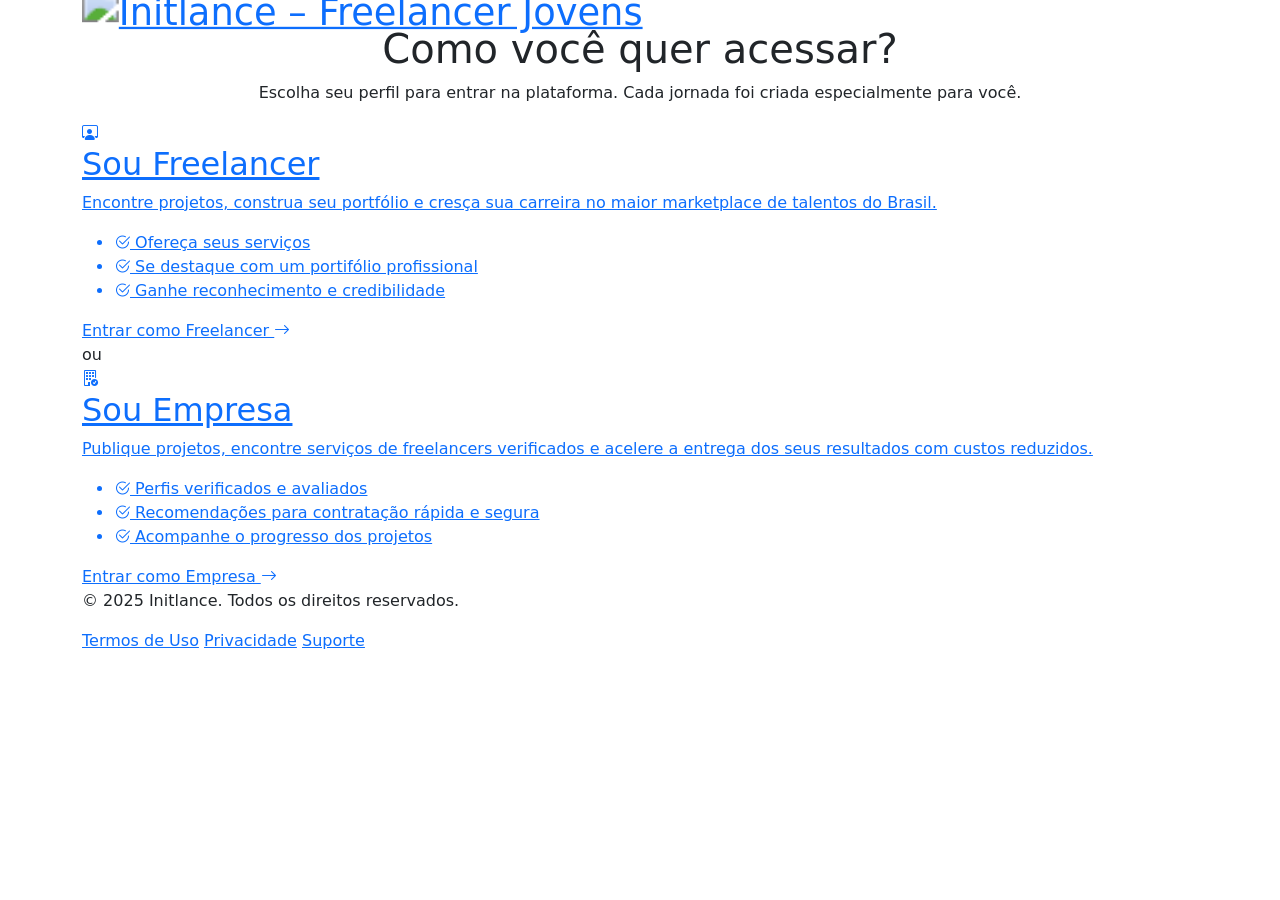
<file: src/main/resources/templates/usuarios/entrar-como.html>
<!DOCTYPE html>
<html lang="pt-BR">

<head>
    <meta charset="UTF-8" />
    <meta name="viewport" content="width=device-width, initial-scale=1.0" />
    <meta name="description" content="Initlance — Escolha como deseja acessar a plataforma." />
    <title>Entrar Como · Initlance</title>


    <link href="https://cdn.jsdelivr.net/npm/bootstrap@5.3.8/dist/css/bootstrap.min.css" rel="stylesheet"
        integrity="sha384-sRIl4kxILFvY47J16cr9ZwB07vP4J8+LH7qKQnuqkuIAvNWLzeN8tE5YBujZqJLB" crossorigin="anonymous" />

    <link
        href="https://fonts.googleapis.com/css2?family=Syne:wght@400;600;700;800&family=DM+Sans:ital,opsz,wght@0,9..40,300;0,9..40,400;0,9..40,500;1,9..40,300&display=swap"
        rel="stylesheet" />

    <link rel="stylesheet" href="https://cdn.jsdelivr.net/npm/bootstrap-icons@1.11.3/font/bootstrap-icons.min.css" />
    <link rel="stylesheet" th:href="@{/CSS/base/variables.css}" />
    <link rel="stylesheet" th:href="@{/CSS/base/reset.css}" />
    <link rel="stylesheet" th:href="@{/CSS/base/typography.css}" />
    <link rel="stylesheet" th:href="@{/CSS/base/animations.css}" />
    <link rel="stylesheet" th:href="@{/CSS/components/blobs.css}" />
    <link rel="stylesheet" th:href="@{/CSS/components/navbar.css}" />
    <link rel="stylesheet" th:href="@{/CSS/components/cards.css}" />
    <link rel="stylesheet" th:href="@{/CSS/components/footer.css}" />
    <link rel="stylesheet" th:href="@{/CSS/pages/entrar-como.css}" />
</head>

<body>

    <!-- Blobs decorativos -->
    <div class="blob blob-1" aria-hidden="true"></div>
    <div class="blob blob-2" aria-hidden="true"></div>
    <div class="blob blob-3" aria-hidden="true"></div>

    <!-- ══════════ HEADER MÍNIMO ══════════ -->
    <header class="login-header">
        <div class="container">
            <a th:href="@{/initlance}" href="/" class="header-logo" aria-label="Voltar para a página inicial">
                <img th:src="@{/IMG/logoInitlanceSemfundo.png}" alt="Initlance – Freelancer Jovens"
                    style="height: 50px; width: auto; transform: scale(2.3); transform-origin: left center;" />
            </a>
        </div>
    </header>

    <main class="entrar-como-main" id="main-content">
        <div class="container">

            <!-- Topo centralizado -->
            <div class="ec-header text-center">
                <h1 class="ec-title">Como você quer <span class="highlight">acessar?</span></h1>
                <p class="ec-subtitle">
                    Escolha seu perfil para entrar na plataforma. Cada jornada foi criada especialmente para você.
                </p>
            </div>

            <div class="ec-cards-grid" role="list">

                <a th:href="@{/login/entrar(tipo='freelancer')}" href="/login/entrar?tipo=freelancer"
                    class="ec-card ec-card--freelancer" role="listitem" aria-label="Entrar como Freelancer">

                    <div class="ec-card__glow" aria-hidden="true"></div>

                    <div class="ec-card__icon-wrap" aria-hidden="true">
                        <i class="bi bi-person-workspace"></i>
                    </div>

                    <h2 class="ec-card__title">Sou Freelancer</h2>
                    <p class="ec-card__desc">
                        Encontre projetos, construa seu portfólio e cresça sua carreira no maior marketplace de
                        talentos do Brasil.
                    </p>

                    <ul class="ec-card__features" aria-label="Benefícios para freelancers">
                        <li><i class="bi bi-check2-circle" aria-hidden="true"></i> Ofereça seus serviços</li>
                        <li><i class="bi bi-check2-circle" aria-hidden="true"></i> Se destaque com um portifólio profissional </li>
                        <li><i class="bi bi-check2-circle" aria-hidden="true"></i> Ganhe reconhecimento e credibilidade</li>
                    </ul>

                    <div class="ec-card__cta" aria-hidden="true">
                        Entrar como Freelancer
                        <i class="bi bi-arrow-right"></i>
                    </div>

                </a>

                <!-- Divisor "ou" -->
                <div class="ec-or-divider" aria-hidden="true">
                    <span>ou</span>
                </div>

                <!-- Card Empresa -->
                <a th:href="@{/login/entrar(tipo='empresa')}" href="/login/entrar?tipo=empresa"
                    class="ec-card ec-card--empresa" role="listitem" aria-label="Entrar como Empresa">

                    <div class="ec-card__glow ec-card__glow--empresa" aria-hidden="true"></div>

                    <div class="ec-card__icon-wrap ec-card__icon-wrap--empresa" aria-hidden="true">
                        <i class="bi bi-building-check"></i>
                    </div>

                    <h2 class="ec-card__title">Sou Empresa</h2>
                    <p class="ec-card__desc">
                        Publique projetos, encontre serviços de freelancers verificados e acelere a entrega dos seus resultados
                        com custos reduzidos.
                    </p>

                    <ul class="ec-card__features" aria-label="Benefícios para empresas">
                        <li><i class="bi bi-check2-circle" aria-hidden="true"></i> Perfis verificados e avaliados</li>
                        <li><i class="bi bi-check2-circle" aria-hidden="true"></i> Recomendações para contratação rápida e segura</li>
                        <li><i class="bi bi-check2-circle" aria-hidden="true"></i> Acompanhe o progresso dos projetos</li>
                    </ul>

                    <div class="ec-card__cta ec-card__cta--empresa" aria-hidden="true">
                        Entrar como Empresa
                        <i class="bi bi-arrow-right"></i>
                    </div>

                </a>

            </div>
        </div>
    </main>

    <footer class="login-footer">
        <div class="container">
            <p class="footer-copy">© 2025 Initlance. Todos os direitos reservados.</p>
            <nav aria-label="Links legais">
                <a href="#" class="footer-link">Termos de Uso</a>
                <a href="#" class="footer-link">Privacidade</a>
                <a href="#" class="footer-link">Suporte</a>
            </nav>
        </div>
    </footer>

    <script src="https://cdn.jsdelivr.net/npm/bootstrap@5.3.8/dist/js/bootstrap.bundle.min.js"></script>

</body>

</html>
</file>
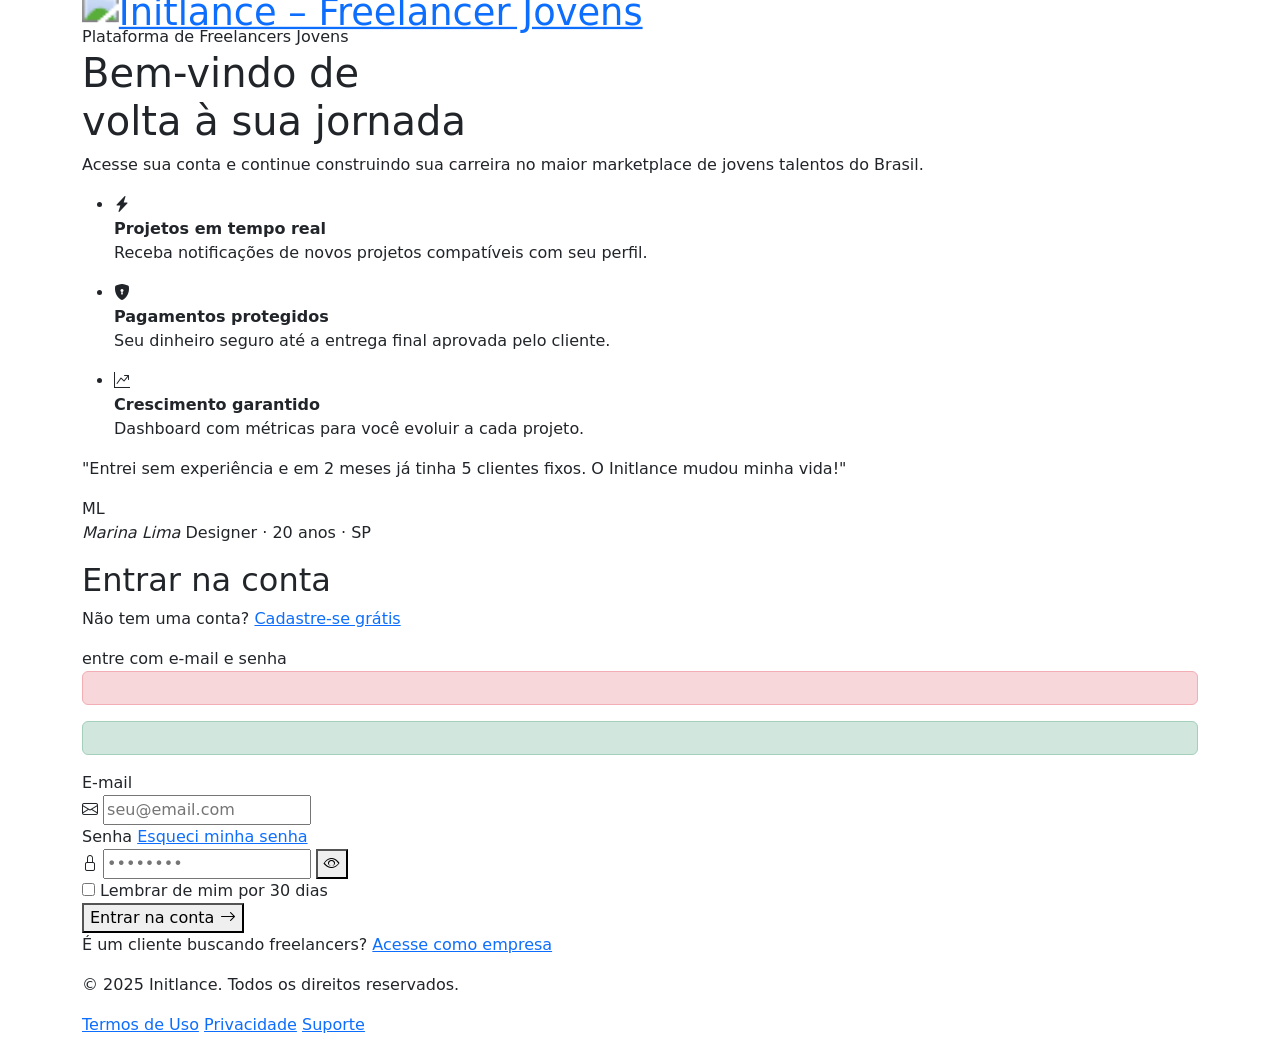
<file: src/main/resources/templates/usuarios/formulario-sing-up.html>
<!DOCTYPE html>
<html lang="pt-BR">

<head>
    <meta charset="UTF-8" />
    <meta name="viewport" content="width=device-width, initial-scale=1.0" />
    <meta name="description" content="Initlance — Entre na sua conta e acesse projetos, clientes e oportunidades." />
    <title>Entrar · Initlance</title>


    <link href="https://cdn.jsdelivr.net/npm/bootstrap@5.3.8/dist/css/bootstrap.min.css" rel="stylesheet"
        integrity="sha384-sRIl4kxILFvY47J16cr9ZwB07vP4J8+LH7qKQnuqkuIAvNWLzeN8tE5YBujZqJLB" crossorigin="anonymous" />

    <link
        href="https://fonts.googleapis.com/css2?family=Syne:wght@400;600;700;800&family=DM+Sans:ital,opsz,wght@0,9..40,300;0,9..40,400;0,9..40,500;1,9..40,300&display=swap"
        rel="stylesheet" />

    <link rel="stylesheet" href="https://cdn.jsdelivr.net/npm/bootstrap-icons@1.11.3/font/bootstrap-icons.min.css" />
    <link rel="stylesheet" th:href="@{/CSS/base/variables.css}" />
    <link rel="stylesheet" th:href="@{/CSS/base/reset.css}" />
    <link rel="stylesheet" th:href="@{/CSS/base/typography.css}" />
    <link rel="stylesheet" th:href="@{/CSS/base/animations.css}" />
    <link rel="stylesheet" th:href="@{/CSS/components/blobs.css}" />
    <link rel="stylesheet" th:href="@{/CSS/components/navbar.css}" />
    <link rel="stylesheet" th:href="@{/CSS/components/buttons.css}" />
    <link rel="stylesheet" th:href="@{/CSS/components/forms.css}" />
    <link rel="stylesheet" th:href="@{/CSS/components/footer.css}" />
    <link rel="stylesheet" th:href="@{/CSS/pages/login.css}" />

</head>

<body>

    <!-- Blobs decorativos -->
    <div class="blob blob-1" aria-hidden="true"></div>
    <div class="blob blob-2" aria-hidden="true"></div>
    <div class="blob blob-3" aria-hidden="true"></div>

    <!-- ══════════ HEADER MÍNIMO ══════════ -->
    <header class="login-header">
        <div class="container">
            <a th:href="@{/initlance}" href="/" class="header-logo" aria-label="Voltar para a página inicial">
                <img th:src="@{/IMG/logoInitlanceSemfundo.png}" alt="Initlance – Freelancer Jovens"
                    style="height: 50px; width: auto; transform: scale(2.3); transform-origin: left center;" />
            </a>
        </div>
    </header>

    <!-- ══════════ MAIN ══════════ -->
    <main class="login-main" id="main-content">
        <div class="container">
            <div class="login-grid">

                <!-- ── Coluna esquerda: apresentação ── -->
                <aside class="login-aside" aria-label="Benefícios da plataforma">

                    <div class="aside-badge">
                        <span class="dot" aria-hidden="true"></span>
                        Plataforma de Freelancers Jovens
                    </div>

                    <h1 class="aside-title">
                        Bem-vindo de<br />volta à <span class="highlight">sua jornada</span>
                    </h1>

                    <p class="aside-subtitle">
                        Acesse sua conta e continue construindo sua carreira no maior marketplace de jovens talentos do
                        Brasil.
                    </p>

                    <!-- Benefícios -->
                    <ul class="benefits-list" aria-label="Benefícios">
                        <li class="benefit-item">
                            <span class="benefit-icon" aria-hidden="true"><i
                                    class="bi bi-lightning-charge-fill"></i></span>
                            <div>
                                <strong>Projetos em tempo real</strong>
                                <p>Receba notificações de novos projetos compatíveis com seu perfil.</p>
                            </div>
                        </li>
                        <li class="benefit-item">
                            <span class="benefit-icon" aria-hidden="true"><i class="bi bi-shield-lock-fill"></i></span>
                            <div>
                                <strong>Pagamentos protegidos</strong>
                                <p>Seu dinheiro seguro até a entrega final aprovada pelo cliente.</p>
                            </div>
                        </li>
                        <li class="benefit-item">
                            <span class="benefit-icon" aria-hidden="true"><i class="bi bi-graph-up-arrow"></i></span>
                            <div>
                                <strong>Crescimento garantido</strong>
                                <p>Dashboard com métricas para você evoluir a cada projeto.</p>
                            </div>
                        </li>
                    </ul>

                    <!-- Depoimento rápido -->
                    <blockquote class="aside-testimonial">
                        <p>"Entrei sem experiência e em 2 meses já tinha 5 clientes fixos. O Initlance mudou minha
                            vida!"</p>
                        <footer>
                            <div class="avatar av-purple" aria-hidden="true">ML</div>
                            <div>
                                <cite class="testi-name">Marina Lima</cite>
                                <span class="testi-role">Designer · 20 anos · SP</span>
                            </div>
                        </footer>
                    </blockquote>

                </aside>

                <!-- ── Coluna direita: formulário ── -->
                <section class="login-form-section" aria-labelledby="login-heading">

                    <div class="form-card">

                        <!-- Cabeçalho do card -->
                        <div class="form-card-header">
                            <h2 class="form-title" id="login-heading">Entrar na conta</h2>
                            <p class="form-subtitle">Não tem uma conta? <a th:href="@{/login/entrar-como}"
                                    href="/login/entrar-como" class="link-purple">Cadastre-se grátis</a></p>
                        </div>

                        <!-- Divisor social -->
                        <div class="divider-or" role="separator" aria-label="login local">
                            <span>entre com e-mail e senha</span>
                        </div>

                        <div th:if="${erro}" class="alert alert-danger" role="alert" th:text="${erro}"></div>
                        <div th:if="${sucesso}" class="alert alert-success" role="alert" th:text="${sucesso}"></div>

                        <!-- Formulário -->
                        <form action="/login" method="post" novalidate aria-label="Formulário de login">

                            <input type="hidden" th:name="${_csrf.parameterName}" th:value="${_csrf.token}" />
                            <!-- Campo E-mail -->
                            <div class="field-group">
                                <label for="email" class="field-label">E-mail</label>
                                <div class="input-wrap">
                                    <span class="input-icon" aria-hidden="true"><i class="bi bi-envelope"></i></span>
                                    <input type="email" class="field-input" id="email" name="email"
                                        placeholder="seu@email.com" autocomplete="email" required />
                                </div>
                            </div>

                            <!-- Campo Senha -->
                            <div class="field-group">
                                <div class="label-row">
                                    <label for="senha" class="field-label">Senha</label>
                                    <a href="#" class="link-forgot" aria-label="Recuperar senha">Esqueci minha senha</a>
                                </div>
                                <div class="input-wrap">
                                    <span class="input-icon" aria-hidden="true"><i class="bi bi-lock"></i></span>
                                    <input type="password" class="field-input" id="senha" name="senha"
                                        placeholder="••••••••" autocomplete="current-password" required />
                                    <button type="button" class="btn-toggle-pass" aria-label="Mostrar ou ocultar senha"
                                        id="togglePass">
                                        <i class="bi bi-eye" aria-hidden="true" id="eyeIcon"></i>
                                    </button>
                                </div>
                            </div>

                            <!-- Lembrar-me -->
                            <div class="remember-row">
                                <label class="checkbox-label">
                                    <input type="checkbox" name="lembrar" id="lembrar" />
                                    <span class="checkbox-custom" aria-hidden="true"></span>
                                    Lembrar de mim por 30 dias
                                </label>
                            </div>

                            <!-- Submit -->
                            <button type="submit" class="btn-submit">
                                Entrar na conta
                                <i class="bi bi-arrow-right" aria-hidden="true"></i>
                            </button>

                        </form>

                        <!-- Rodapé do card -->
                        <div class="form-card-footer">
                            <p>É um cliente buscando freelancers? <a th:href="@{/login/entrar-como}"
                                    href="/login/entrar-como" class="link-purple">Acesse como empresa</a></p>
                        </div>

                    </div>

                    </div>

                </section>

            </div>
        </div>
    </main>


    <footer class="login-footer">
        <div class="container">
            <p class="footer-copy">© 2025 Initlance. Todos os direitos reservados.</p>
            <nav aria-label="Links legais">
                <a href="#" class="footer-link">Termos de Uso</a>
                <a href="#" class="footer-link">Privacidade</a>
                <a href="#" class="footer-link">Suporte</a>
            </nav>
        </div>
    </footer>

    <!-- Bootstrap JS -->
    <script src="https://cdn.jsdelivr.net/npm/bootstrap@5.3.8/dist/js/bootstrap.bundle.min.js"></script>

    <!-- Toggle show/hide senha -->
    <script>
        const togglePass = document.getElementById('togglePass');
        const senhaInput = document.getElementById('senha');
        const eyeIcon = document.getElementById('eyeIcon');

        togglePass.addEventListener('click', () => {
            const isPass = senhaInput.type === 'password';
            senhaInput.type = isPass ? 'text' : 'password';
            eyeIcon.className = isPass ? 'bi bi-eye-slash' : 'bi bi-eye';
        });
    </script>



</body>

</html>
</file>
